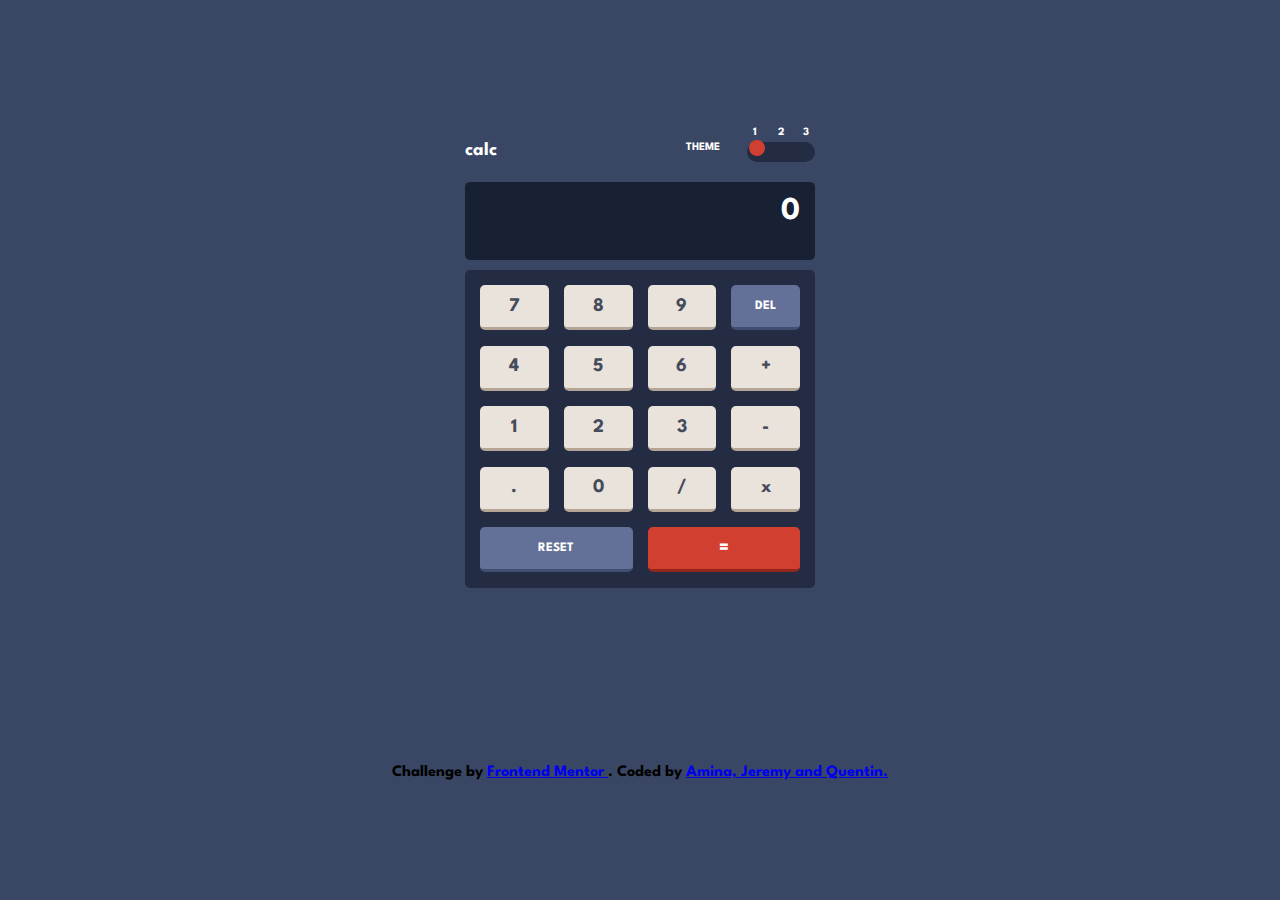
<file: index.html>
<!DOCTYPE html>
<html lang="en">
  <head>
    <meta charset="UTF-8" />
    <meta http-equiv="X-UA-Compatible" content="IE=edge" />
    <meta name="viewport" content="width=device-width, initial-scale=1.0" />
    <title>Calculator</title>
    <link rel="stylesheet" href="./public/style/style.css" />
  </head>
  <body>
    <!--main start-->
    <main>
      <!--Top Start-->
      <div class="top">
        <h3 class="top-title">calc</h3>
        <p class="top-theme">THEME</p>
        <p class="top-number top-number-1">1</p>
        <p class="top-number top-number-2">2</p>
        <p class="top-number top-number-3">3</p>
        <div class="top-switch-field">
          <input
            type="radio"
            id="radio-one"
            name="switch-two"
            value="one"
            checked
          />
          <label for="radio-one">P</label>
          <input type="radio" id="radio-two" name="switch-two" value="two" />
          <label for="radio-two">S</label>
          <input
            type="radio"
            id="radio-three"
            name="switch-two"
            value="three"
          />
          <label for="radio-three">T</label>
          <div class="top-switch-field-toggle"></div>
        </div>
      </div>
      <!--Top End-->

      <!--Screen Start-->
      <div class="screen">0</div>
      <!--Screen End-->

      <!--Keyboard Start-->
      <div class="keyboard">
        <button class="keyboard-button">7</button>
        <button class="keyboard-button">8</button>
        <button class="keyboard-button">9</button>
        <button id="delete" class="keyboard-button keyboard-button-delete">
          DEL
        </button>
        <button class="keyboard-button">4</button>
        <button class="keyboard-button">5</button>
        <button class="keyboard-button">6</button>
        <button id="addition" class="keyboard-button">+</button>
        <button class="keyboard-button">1</button>
        <button class="keyboard-button">2</button>
        <button class="keyboard-button">3</button>
        <button id="substraction" class="keyboard-button">-</button>
        <button class="keyboard-button">.</button>
        <button class="keyboard-button">0</button>
        <button id="division" class="keyboard-button">/</button>
        <button id="multiplication" class="keyboard-button">x</button>
        <button id="reset" class="keyboard-button keyboard-button-reset">
          RESET
        </button>
        <button id="equal" class="keyboard-button keyboard-button-equal">
          =
        </button>
      </div>
    </main>
    <!--Keyboard End-->
    <!--Main end-->
    <!--Footer start-->
    <footer>
      <div class="attribution">
        Challenge by
        <a href="https://www.frontendmentor.io?ref=challenge" target="_blank"
          >Frontend Mentor
        </a>
        . Coded by
        <a href="https://github.com/aminaNBA/calculator-app-main"
          >Amina, Jeremy and Quentin.
        </a>
      </div>
    </footer>
    <!--Footer end-->
    <script src="./public/script/main.js"></script>
  </body>
</html>
</file>
<file: public/style/style.css>
@import url("https://fonts.googleapis.com/css2?family=Spartan:wght@700&display=swap");
:root {
  --mainBackground: hsl(222, 26%, 31%);
  --screenBackground: hsl(224, 36%, 15%);
  --keypadToggleBackground: hsl(223, 31%, 20%);
  --delResetBackground: hsl(225, 21%, 49%);
  --delResetShadow: 3px solid hsl(224, 28%, 35%);
  --equalToggleBackground: hsl(6, 63%, 50%);
  --equalShadow: 3px solid hsl(6, 70%, 34%);
  --numbersBackground: hsl(30, 25%, 89%);
  --numbersShadow: 3px solid hsl(28, 16%, 65%);
  --colorTextOne: hsl(221, 14%, 31%);
  --colorTextTwo: hsl(0, 0%, 100%);
  --colorTextThree: hsl(0, 0%, 100%);
  --position: 2px;
}

* {
  font-family: "Spartan", sans-serif;
  font-weight: 700;
  margin: 0;
  padding: 0;
}

body {
  background-color: var(--mainBackground);
}

main {
  margin: auto;
  height: 80vh;
  display: -webkit-box;
  display: -ms-flexbox;
  display: flex;
  -webkit-box-orient: vertical;
  -webkit-box-direction: normal;
      -ms-flex-direction: column;
          flex-direction: column;
  -webkit-box-align: center;
      -ms-flex-align: center;
          align-items: center;
  -webkit-box-pack: center;
      -ms-flex-pack: center;
          justify-content: center;
}

.top {
  width: 21.9rem;
  height: auto;
  margin-bottom: 15px;
  display: -ms-grid;
  display: grid;
  -ms-grid-columns: 1fr 15% 5% 5% 5%;
      grid-template-columns: 1fr 15% 5% 5% 5%;
  -ms-grid-rows: 10px 20px;
      grid-template-rows: 10px 20px;
  gap: 5px 8px;
      grid-template-areas: ". . number1 number2 number3" "title theme switch switch switch";
  color: var(--colorTextTwo);
}

.top-number {
  text-align: center;
  font-size: 0.7em;
}

.top-number-1 {
  -ms-grid-row: 1;
  -ms-grid-column: 3;
  grid-area: number1;
  text-align: center;
}

.top-number-2 {
  -ms-grid-row: 1;
  -ms-grid-column: 4;
  grid-area: number2;
  text-align: center;
}

.top-number-3 {
  -ms-grid-row: 1;
  -ms-grid-column: 5;
  grid-area: number3;
  text-align: center;
}

.top-title {
  -ms-grid-row: 2;
  -ms-grid-column: 1;
  grid-area: title;
}

.top-theme {
  -ms-grid-row: 2;
  -ms-grid-column: 2;
  grid-area: theme;
  font-size: 0.7em;
}

.top-switch-field {
  -ms-grid-row: 2;
  -ms-grid-column: 3;
  -ms-grid-column-span: 3;
  grid-area: switch;
  display: -ms-grid;
  display: grid;
  -ms-grid-columns: 1fr 1fr 1fr;
      grid-template-columns: 1fr 1fr 1fr;
  gap: 5px;
  background-color: var(--keypadToggleBackground);
  color: var(--keypadToggleBackground);
  border-radius: 20px;
}

.top-switch-field-toggle {
  position: relative;
  top: -22px;
  left: var(--position);
  border-radius: 50%;
  width: 16px;
  height: 16px;
  -webkit-transition: all 0.5s ease;
  transition: all 0.5s ease;
  background-color: var(--equalToggleBackground);
}

.top-switch-field input {
  display: none;
}

.top-switch-field label {
  text-align: center;
}

.top-switch-field label:hover {
  cursor: pointer;
}

.screen {
  width: 20rem;
  height: 3rem;
  margin: 5px;
  padding: 15px;
  font-size: 32px;
  border-radius: 5px;
  background-color: var(--screenBackground);
  color: var(--colorTextTwo);
  text-align: right;
}

.keyboard {
  width: 20em;
  height: 18em;
  margin: 5px;
  padding: 15px;
  border-radius: 5px;
  color: var(--equalShadow);
  background-color: var(--keypadToggleBackground);
  display: -ms-grid;
  display: grid;
  -ms-grid-columns: 1fr 1fr 1fr 1fr;
      grid-template-columns: 1fr 1fr 1fr 1fr;
  gap: 15px;
      grid-template-areas: ". . . ." ". . . ." ". . . ." ". . . ." "reset reset equal equal";
}

.keyboard-button {
  height: 45px;
  font-size: 1.2em;
  text-align: center;
  border: none;
  border-radius: 5px;
  background-color: var(--numbersBackground);
  border-bottom: var(--numbersShadow);
  color: var(--colorTextOne);
}

.keyboard-button-reset, .keyboard-button-delete {
  background-color: var(--delResetBackground);
  border-bottom: var(--delResetShadow);
  color: white;
  font-size: 0.8em;
}

.keyboard-button-equal {
  -ms-grid-row: 5;
  -ms-grid-column: 3;
  -ms-grid-column-span: 2;
  grid-area: equal;
  background-color: var(--equalToggleBackground);
  border-bottom: var(--equalShadow);
  color: var(--colorTextThree);
}

.keyboard-button-reset {
  -ms-grid-row: 5;
  -ms-grid-column: 1;
  -ms-grid-column-span: 2;
  grid-area: reset;
}

footer {
  display: -webkit-box;
  display: -ms-flexbox;
  display: flex;
  -webkit-box-pack: center;
      -ms-flex-pack: center;
          justify-content: center;
  -webkit-box-align: center;
      -ms-flex-align: center;
          align-items: center;
  padding: 45px;
}
/*# sourceMappingURL=style.css.map */
</file>
